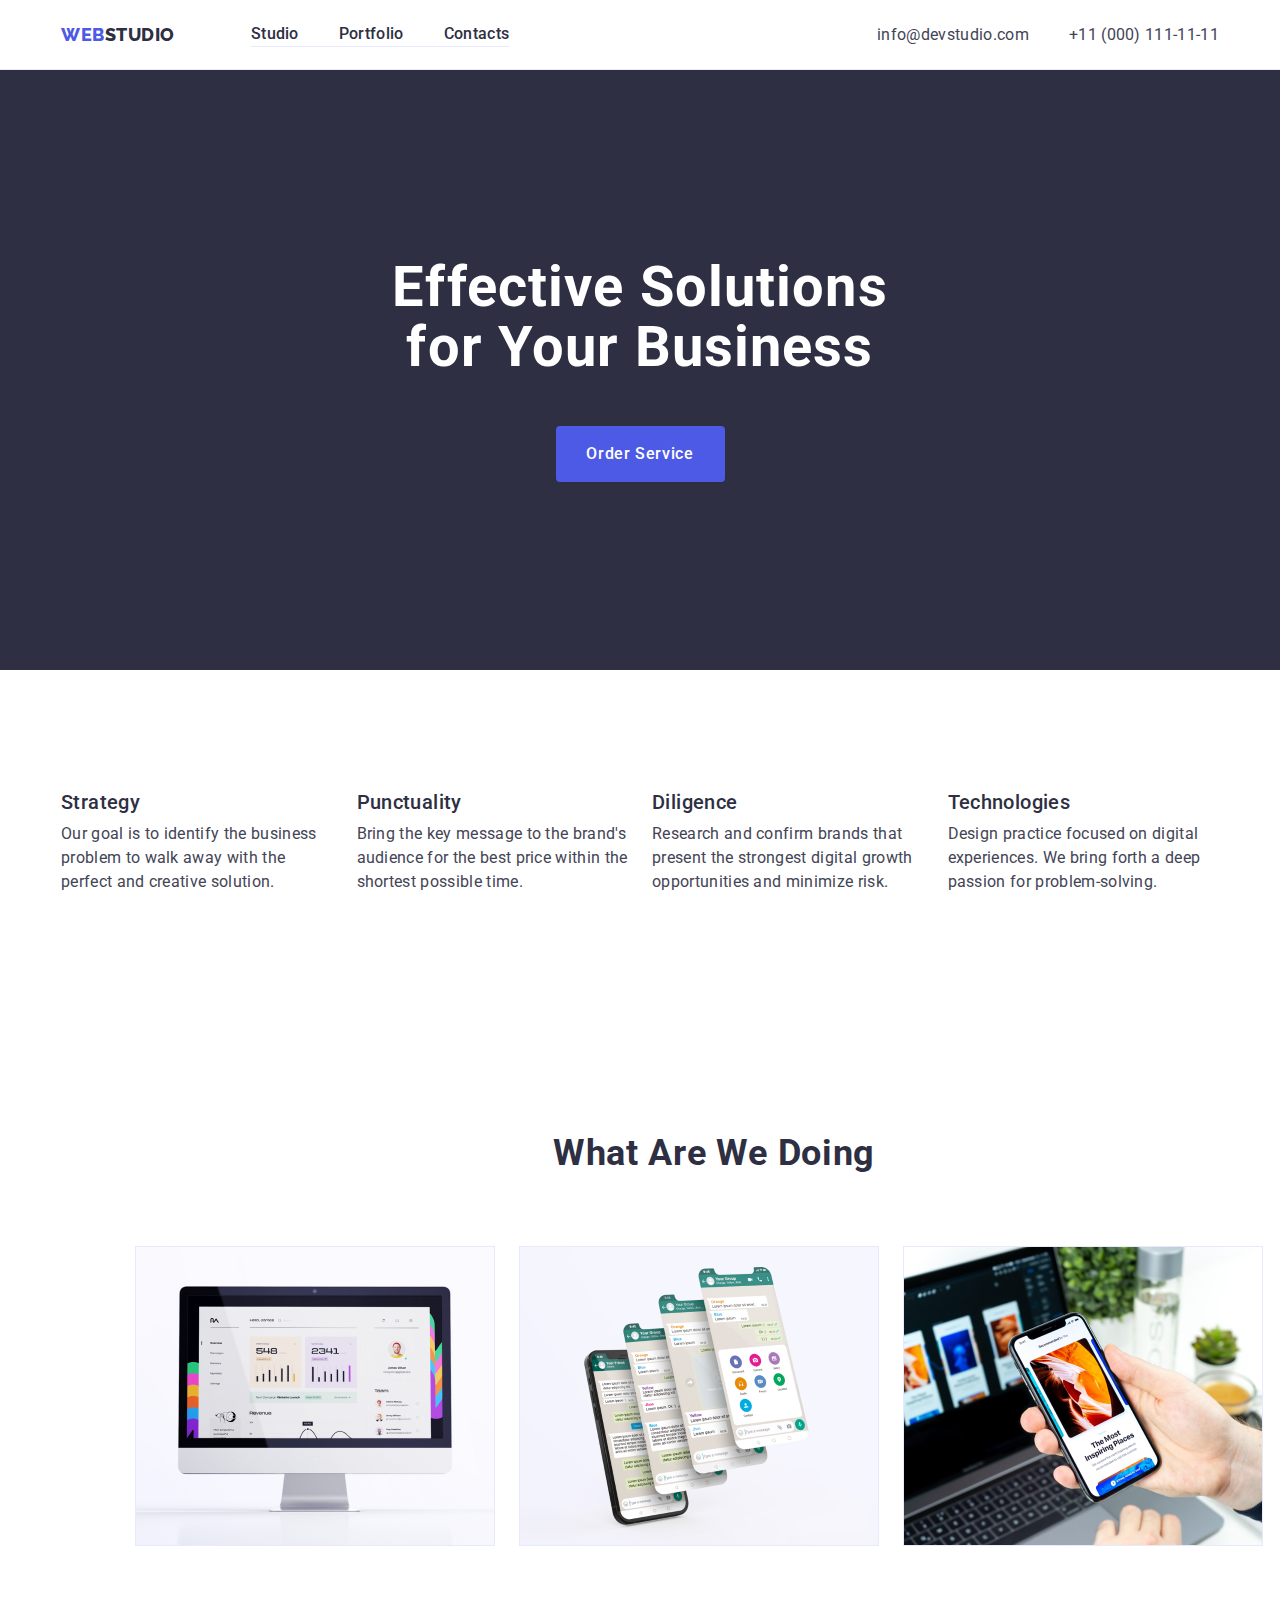
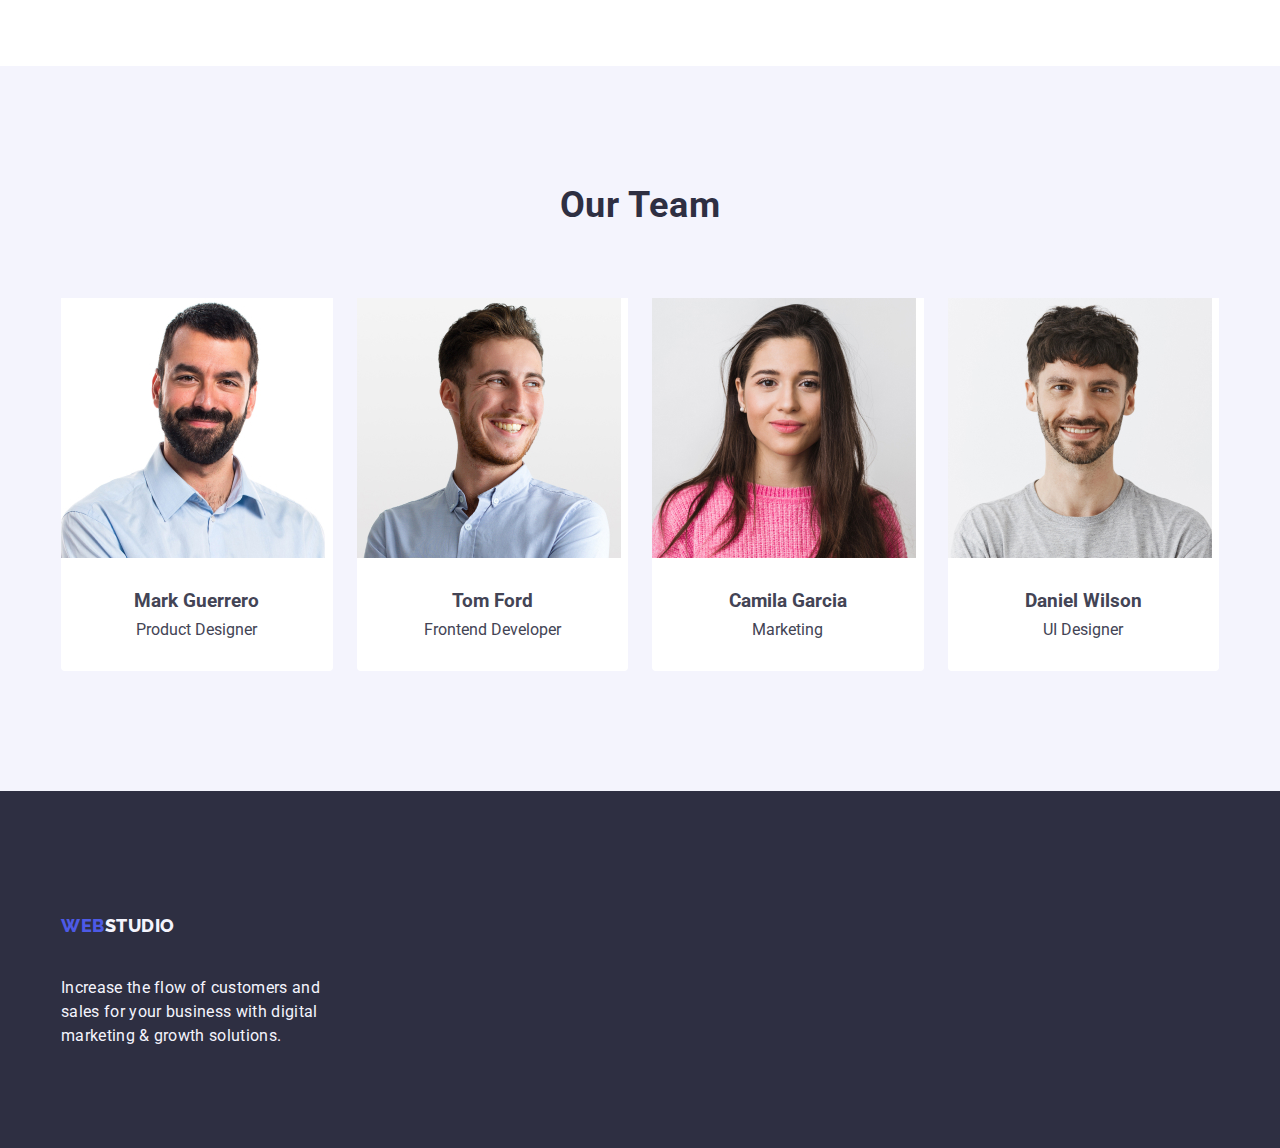
<file: index.html>
<!DOCTYPE html>
<html lang="en">

<head>
    <meta charset="UTF-8">
    <meta name="viewport" content="width=device-width, initial-scale=1.0">
    <title>Studio</title>

<!-- Style Normalization -->
    <link rel="stylesheet" 
    href="https://cdnjs.cloudflare.com/ajax/libs/modern-normalize/2.0.0/modern-normalize.min.css" integrity="sha512-4xo8blKMVCiXpTaLzQSLSw3KFOVPWhm/TRtuPVc4WG6kUgjH6J03IBuG7JZPkcWMxJ5huwaBpOpnwYElP/m6wg==" 
    crossorigin="anonymous" 
    referrerpolicy="no-referrer" />

<!-- Google Fonts -->
    <link rel="preconnect" href="https://fonts.googleapis.com" />
    <link rel="preconnect" href="https://fonts.gstatic.com" crossorigin />
    <link href="https://fonts.googleapis.com/css2?family=Raleway:wght@800&family=Roboto:wght@400;500;700;900&display=swap"
        rel="stylesheet" />

 <!-- CSS -->
    <link rel="stylesheet" href="./css/styles.css" />
</head>

<body>
<!-- Header -->
<header class="header">
    <div class="main-header container">
    <nav class="nav">
            <a href="./index.html" class="logo link">Web<span class="header-studio">Studio</span>
            </a>
            <ul class="header list">
                <li class="header-item">
                    <a href="./index.html" class="top link">Studio</a>
                </li>
                <li class="header-item">
                    <a href="./portfolio.html" class="top link">Portfolio</a>
                </li>
                <li class="header-item">
                    <a href="" class="top link">Contacts</a>
                </li>
            </ul>
    </nav>
    <address class="address">
            <ul class="address list">
                <li class="address-item">
                    <a href="mailto:info@devstudio.com" class="info link">info@devstudio.com</a>
                </li>
                <li class="address-item">
                    <a href="tel:+110001111111" class="info link">+11 (000) 111-11-11</a>
                </li>
            </ul>
    </address>
    </div>
</header>

<!-- Main -->
<main>
<!-- Section 1 -->
    <section class="hero">
        <div class="container">
        <h1 class="hero-text">Effective Solutions for Your Business
        </h1>
        <button type="button" class="button">Order Service
        </button>
        </div>
    </section>

<!-- Section 2 -->    
    <section class="feature-list">
        <div class="container">
        <h2 class="visually-hidden">Feature List</h2>
        <ul class="info-card list">
            <li class="feature-card">
                <h3 class="feature-title">Strategy</h3>
                <p class="feature-text">Our goal is to identify the business problem to walk away with the perfect and creative
                    solution.</p>
            </li>
    
            <li class="feature-card">
                <h3 class="feature-title">Punctuality</h3>
                <p class="feature-text"> Bring the key message to the brand's audience for the best price within the shortest
                    possible time.</p>
            </li>
    
            <li class="feature-card">
                <h3 class="feature-title">Diligence</h3>
                <p class="feature-text">Research and confirm brands that present the strongest digital growth opportunities and
                    minimize risk.</p>
            </li>
    
            <li class="feature-card">
                <h3 class="feature-title">Technologies</h3>
                <p class="feature-text">Design practice focused on digital experiences. We bring forth a deep passion for
                    problem-solving.</p>
            </li>
        </ul>
        </div>
    </section>

<!-- Section 3 -->    
    <section class="service-section">
        <div class="container">
        <h2 class="section-title">What are we doing</h2>
        <ul class="service list">
            <li class="service-photo">
                <img src="./images/image-01.jpg" width="360" alt="desktop-monitor" />
            </li>
            <li class="service-photo">
                <img src="./images/image-02.jpg" width="360" alt="mobile-phones" />
            </li>
            <li class="service-photo">
                <img src="./images/image-03.jpg" width="360" alt="mobile-phone-applications" />
            </li>
        </ul>
        </div>
    </section>

<!-- Section 4 -->   
    <section class="team-section">
        <div class="container">
        <h2 class="section-title">Our Team</h2>
        <ul class="team list">
            <li class="team-item">
                <img src="./images/smiling-man-with-beard.jpg" width="264" alt="smiling-man-with-beard" />
                <div class="team-member">
                <h3 class="feature-title">Mark Guerrero</h3>
                <p class="feature-text">Product Designer</p>
                </div>       
            </li>
            <li class="team-item">
                <img src="./images/smiling-man-looking-right.jpg" width="264" alt="smiling-man-looking-right" />
                <div class="team-member">
                <h3 class="feature-title">Tom Ford</h3>
                <p class="feature-text">Frontend Developer</p>
                </div>
            </li>
            <li class="team-item">
                <img src="./images/smiling-girl-in-pink.jpg" width="264" alt="smiling-girl-in-pink" />
                <div class="team-member">
                <h3 class="feature-title">Camila Garcia</h3>
                <p class="feature-text">Marketing</p>
                </div>
            </li>
            <li class="team-item">
                <img src="./images/smiling-man-in-gray.jpg" width="264" alt="smiling-man-in-gray" />
                <div class="team-member">
                <h3 class="feature-title">Daniel Wilson</h3>
                <p class="feature-text">UI Designer</p>
                </div>
            </li>
        </ul>
        </div>
    </section>
</main>

<!-- Footer -->
    <footer class="footer">
        <div class="container">
        <a href="./index.html" class="logo link">Web<span class="footer-studio">Studio</span>
        </a>
        <p class="footer-text">
            Increase the flow of customers and <br />
            sales for your business with digital <br />
            marketing & growth solutions.
        </p>
        </div>
    </footer>
</body>
</html>
</file>
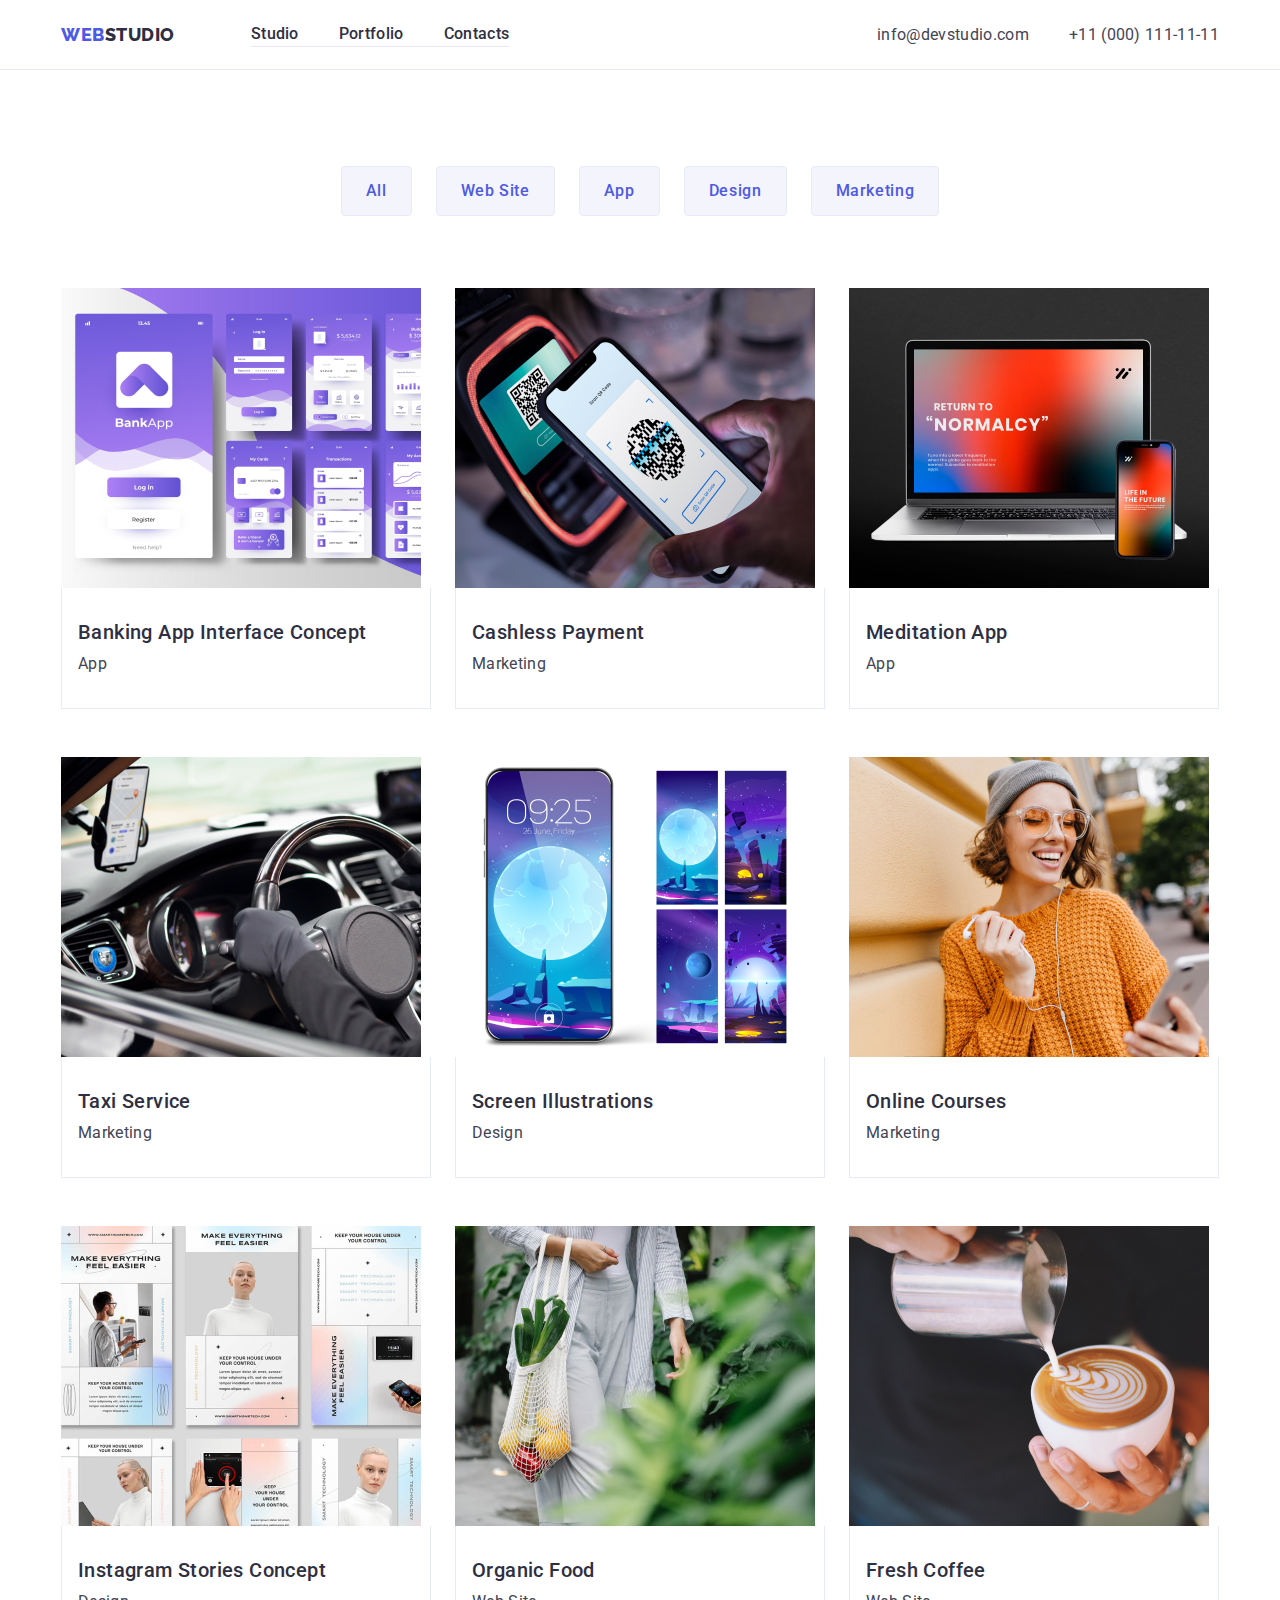
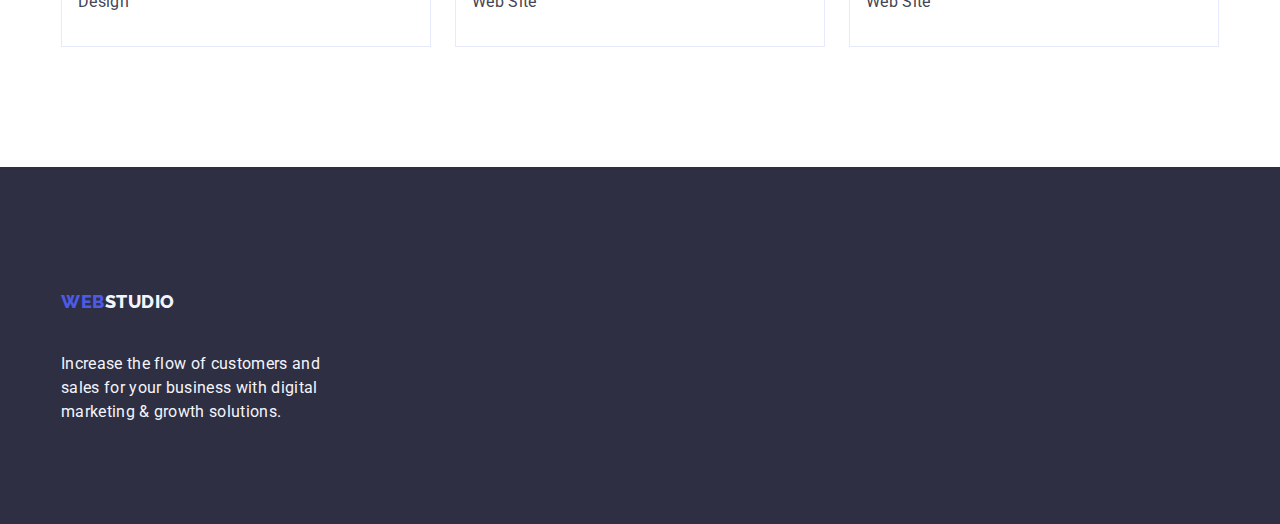
<file: portfolio.html>
<!DOCTYPE html>
<html lang="en">

<head>
    <meta charset="UTF-8">
    <meta name="viewport" content="width=device-width, initial-scale=1.0">
    <title>Portfolio</title>

<!-- Style Normalization -->
<link rel="stylesheet" href="https://cdnjs.cloudflare.com/ajax/libs/modern-normalize/2.0.0/modern-normalize.min.css"
    integrity="sha512-4xo8blKMVCiXpTaLzQSLSw3KFOVPWhm/TRtuPVc4WG6kUgjH6J03IBuG7JZPkcWMxJ5huwaBpOpnwYElP/m6wg=="
    crossorigin="anonymous" referrerpolicy="no-referrer" />

<!-- Google Fonts -->
<link rel="preconnect" href="https://fonts.googleapis.com" />
<link rel="preconnect" href="https://fonts.gstatic.com" crossorigin />
<link href="https://fonts.googleapis.com/css2?family=Raleway:wght@800&family=Roboto:wght@400;500;700;900&display=swap"
    rel="stylesheet" />

<!-- CSS -->
<link rel="stylesheet" href="./css/styles.css" />
</head>

<body>
<!-- Header -->
<header class="header">
    <div class="main-header container">
        <nav class="nav">
            <a href="./index.html" class="logo link">Web<span class="header-studio">Studio</span>
            </a>
            <ul class="header list">
                <li class="header-item">
                    <a href="./index.html" class="top link">Studio</a>
                </li>
                <li class="header-item">
                    <a href="./portfolio.html" class="top link">Portfolio</a>
                </li>
                <li class="header-item">
                    <a href="" class="top link">Contacts</a>
                </li>
            </ul>
        </nav>
        <address class="address">
            <ul class="address list">
                <li class="address-item">
                    <a href="mailto:info@devstudio.com" class="info link">info@devstudio.com</a>
                </li>
                <li class="address-item">
                    <a href="tel:+110001111111" class="info link">+11 (000) 111-11-11</a>
                </li>
            </ul>
        </address>
    </div>
</header>
<!--Main-->
<main>
    <section class="product-services">
        <div class="container">
        <h1 class="visually-hidden">Services</h1>

        <ul class="btn list">
            <li><button type="button" class="button-menu">All</button></li>
            <li><button type="button" class="button-menu">Web Site</button></li>
            <li><button type="button" class="button-menu">App</button></li>
            <li><button type="button" class="button-menu">Design</button></li>
            <li><button type="button" class="button-menu">Marketing</button></li>
        </ul>

        <ul class="product list">
            <li class="product-item">
                <a class="product-info link" href="">
                <img src="./images/bank-ui.jpg" alt="bank app" width="360" />
                <div class="product-card">
                <h2 class="feature-title">Banking App Interface Concept</h2>
                <p class="feature-text">App</p>
                </div>
                </a>
            </li>
            <li class="product-item">
                <a class="product-info link" href="">
                <img src="./images/cashless.jpg" alt="cashless payment" width="360" />
                <div class="product-card">
                <h2 class="feature-title">Cashless Payment</h2>
                <p class="feature-text">Marketing</p>
                </div>
                </a>
            </li>
            <li class="product-item">
                <a class="product-info link" href="">
                <img src="./images/meditate-app.jpg" alt="meditation app" width="360" />
                <div class="product-card">
                <h2 class="feature-title">Meditation App</h2>
                <p class="feature-text">App</p>
                </div>
                </a>             
            </li>
            <li class="product-item">
                <a class="product-info link" href="">
                <img src="./images/taxi-app.jpg" alt="taxi service" width="360" />
                <div class="product-card">
                <h2 class="feature-title">Taxi Service</h2>
                <p class="feature-text">Marketing</p>
                </div>
                </a>                
            </li>
            <li class="product-item">
                <a class="product-info link" href="">
                <img src="./images/screen-ui.jpg" alt="screen illustrations" width="360" />
                <div class="product-card">
                <h2 class="feature-title">Screen Illustrations</h2>
                <p class="feature-text">Design</p>
                </div>
                </a>                
            </li>
            <li class="product-item">
                <a class="product-info link" href="">
                <img src="./images/girl-online.jpg" alt="online course" width="360" />
                <div class="product-card">
                <h2 class="feature-title">Online Courses</h2>
                <p class="feature-text">Marketing</p>
                </div>
                </a>                
            </li>
            <li class="product-item">
                <a class="product-info link" href="">
                <img src="./images/insta-stories.jpg" alt="instagram stories" width="360" />
                <div class="product-card">
                <h2 class="feature-title">Instagram Stories Concept</h2>
                <p class="feature-text">Design</p>
                </div>
                </a>                
            </li>
            <li class="product-item">
                <a class="product-info link" href="">
                <img src="./images/organic-food.jpg" alt="organic food" width="360" />
                <div class="product-card">
                <h2 class="feature-title">Organic Food</h2>
                <p class="feature-text">Web Site</p>
                </div>
                </a>                
            </li>
            <li class="product-item">
                <a class="product-info link" href="">
                <img src="./images/fresh-coffee.jpg" alt="fresh coffee" width="360" />
                <div class="product-card">
                <h2 class="feature-title">Fresh Coffee</h2>
                <p class="feature-text">Web Site</p>
                </div>
            </a>                
            </li>
        </ul>
        </div>
    </section>
</main>

<!-- Footer -->
<footer class="footer">
    <div class="container">
        <a href="./index.html" class="logo link">Web<span class="footer-studio">Studio</span>
        </a>
        <p class="footer-text">
            Increase the flow of customers and <br />
            sales for your business with digital <br />
            marketing & growth solutions.
        </p>
    </div>
</footer>
</body>
</html>
</file>
<file: css/styles.css>
/* Reset */

* {
  margin: 0;
  padding: 0;
}

/* Studio Page */

/* Variables */
:root {
  --iris: #4d5ae5;
  --ocean: #404bbf;
  --navyblue: #2e2f42;
  --slate: #434455;
  --white: #ffffff;
  --cloud: #f4f4fd;
  --cornflower: #e7e9fc;
}

body {
  font-family: 'Roboto', sans-serif;
  color: var(--slate);
  background-color: var(--white);
}

.logo {
  color: var(--iris);
  font-family: 'Raleway', sans-serif;
  font-weight: 800;
  font-size: 18px;
  line-height: 1.17;
  letter-spacing: 0.03em;
  text-transform: uppercase;
  margin-right: 76px;
}

.link {
  text-decoration: none;
  padding: 24px 0;
}

.list {
  list-style: none;
}

img {
  display: block;
}

/* Header */
.header {
  border-bottom: 1px solid var(--cornflower);
}

.main-header {
  display: flex;
  justify-content: space-between;
}

.container {
  width: 1158px;
  margin: 0 auto;
  padding: 0 15px;
}

.nav,
.address {
  display: flex;
  align-items: center;
}

.nav > .list {
  display: flex;
  gap: 40px;
}

.header-studio {
  color: var(--navyblue);
}

.header-item > .top {
  color: var(--navyblue);
  font-weight: 500;
  font-size: 16px;
  line-height: 1.5;
  letter-spacing: 0.02em;
}

/* Address */
.address {
  font-style: normal;
}

.address > .list {
  display: flex;
  gap: 40px;
}

.address-item > .info {
  color: var(--slate);
  font-size: 16px;
  line-height: 1.5;
  letter-spacing: 0.02em;
}

li > .link:hover,
li > .link:focus {
  color: var(--ocean);
}

/*  Section 1 */
.hero {
  background-color: var(--navyblue);
  padding: 188px 0;
}

.hero-text {
  color: var(--white);
  font-size: 56px;
  line-height: 1.07;
  text-align: center;
  letter-spacing: 0.02em;
  max-width: 496px;
  margin: 0 auto 48px;
}

.button {
  background-color: var(--iris);
  color: var(--white);
  font-family: inherit;
  font-weight: 500;
  font-size: 16px;
  line-height: 1.5;
  letter-spacing: 0.04em;
  cursor: pointer;
  display: block;
  min-width: 169px;
  height: 56px;
  border: none;
  border-radius: 4px;
  margin: 0 auto;
}

.button:hover,
.button:focus {
  background-color: var(--ocean);
}

/* Section 2 */
.visually-hidden {
  position: absolute;
  width: 1px;
  height: 1px;
  margin: -1px;
  border: 0;
  padding: 0;
  white-space: nowrap;
  clip-path: inset(100%);
  clip: rect(0 0 0 0);
  overflow: hidden;
}

.feature-list {
  padding: 120px 0;
}

.info-card.list {
  display: flex;
  gap: 24px;
}

.feature-card {
  flex-basis: calc((100% - 72px) / 4);
}

.info-card .feature-title,
.product .feature-title {
  margin-bottom: 8px;
  font-weight: 500;
  font-size: 20px;
  line-height: 1.2;
  letter-spacing: 0.02em;
  text-align: left;
  color: var(--navyblue);
}

.info-card .feature-text,
.product .feature-text {
  font-size: 16px;
  line-height: 1.5;
  letter-spacing: 0.02em;
  text-align: left;
  color: var(--slate);
}

/* Section 3 */
.section-title {
  text-align: center;
  color: var(--navyblue);
  font-size: 36px;
  line-height: 1.11;
  letter-spacing: 0.02em;
  text-transform: capitalize;
  margin-bottom: 72px;
}

.service-section {
  padding: 120px;
}

.service.list {
  display: flex;
  gap: 24px;
}

.service-photo {
  flex-basis: calc((100% --48px) / 3);
}
/* Section 4 */
/* Reused section 3 title */
.team-section {
  background-color: var(--cloud);
  padding: 120px 0;
}

.team.list {
  display: flex;
  gap: 24px;
}

.team-item {
  background-color: var(--white);
  flex-basis: calc((100% - 72px) / 4);
  border-radius: 0 0 4px 4px;
}

.team-member {
  padding: 32px 0;
}

.feature-title {
  text-align: center;
  margin-bottom: 8px;
}

.feature-text {
  text-align: center;
}

/* Footer */

.footer {
  background-color: var(--navyblue);
  padding: 100px 0;
}

.footer-studio {
  color: var(--cloud);
}

.footer-text {
  color: var(--cloud);
  line-height: 1.5;
  letter-spacing: 0.02em;
  max-width: 264px;
}

.footer .link {
  display: inline-block;
  margin-bottom: 16px;
}

/* Portfolio Page */
.product-services {
  padding: 96px 0 120px 0;
}

.button-menu {
  font-family: inherit;
  font-weight: 500;
  font-size: 16px;
  line-height: 1.5;
  letter-spacing: 0.04em;
  color: var(--iris);
  background-color: var(--cloud);
  cursor: pointer;
  padding: 12px 24px;
  border: 1px solid var(--cornflower);
  border-radius: 4px;
}

.btn.list {
  display: flex;
  justify-content: center;
  gap: 24px;
  margin-bottom: 72px;
}

.button-menu:hover,
.button-menu:focus {
  color: var(--white);
  background-color: var(--ocean);
  border: 1px solid transparent;
}

.product.list {
  display: flex;
  flex-wrap: wrap;
  column-gap: 24px;
  row-gap: 48px;
}

.product-item {
  flex-basis: calc((100% - 48px) / 3);
}

.product-card {
  padding: 32px 16px;
  border: 1px solid var(--cornflower);
  border-top: none;
}
</file>
